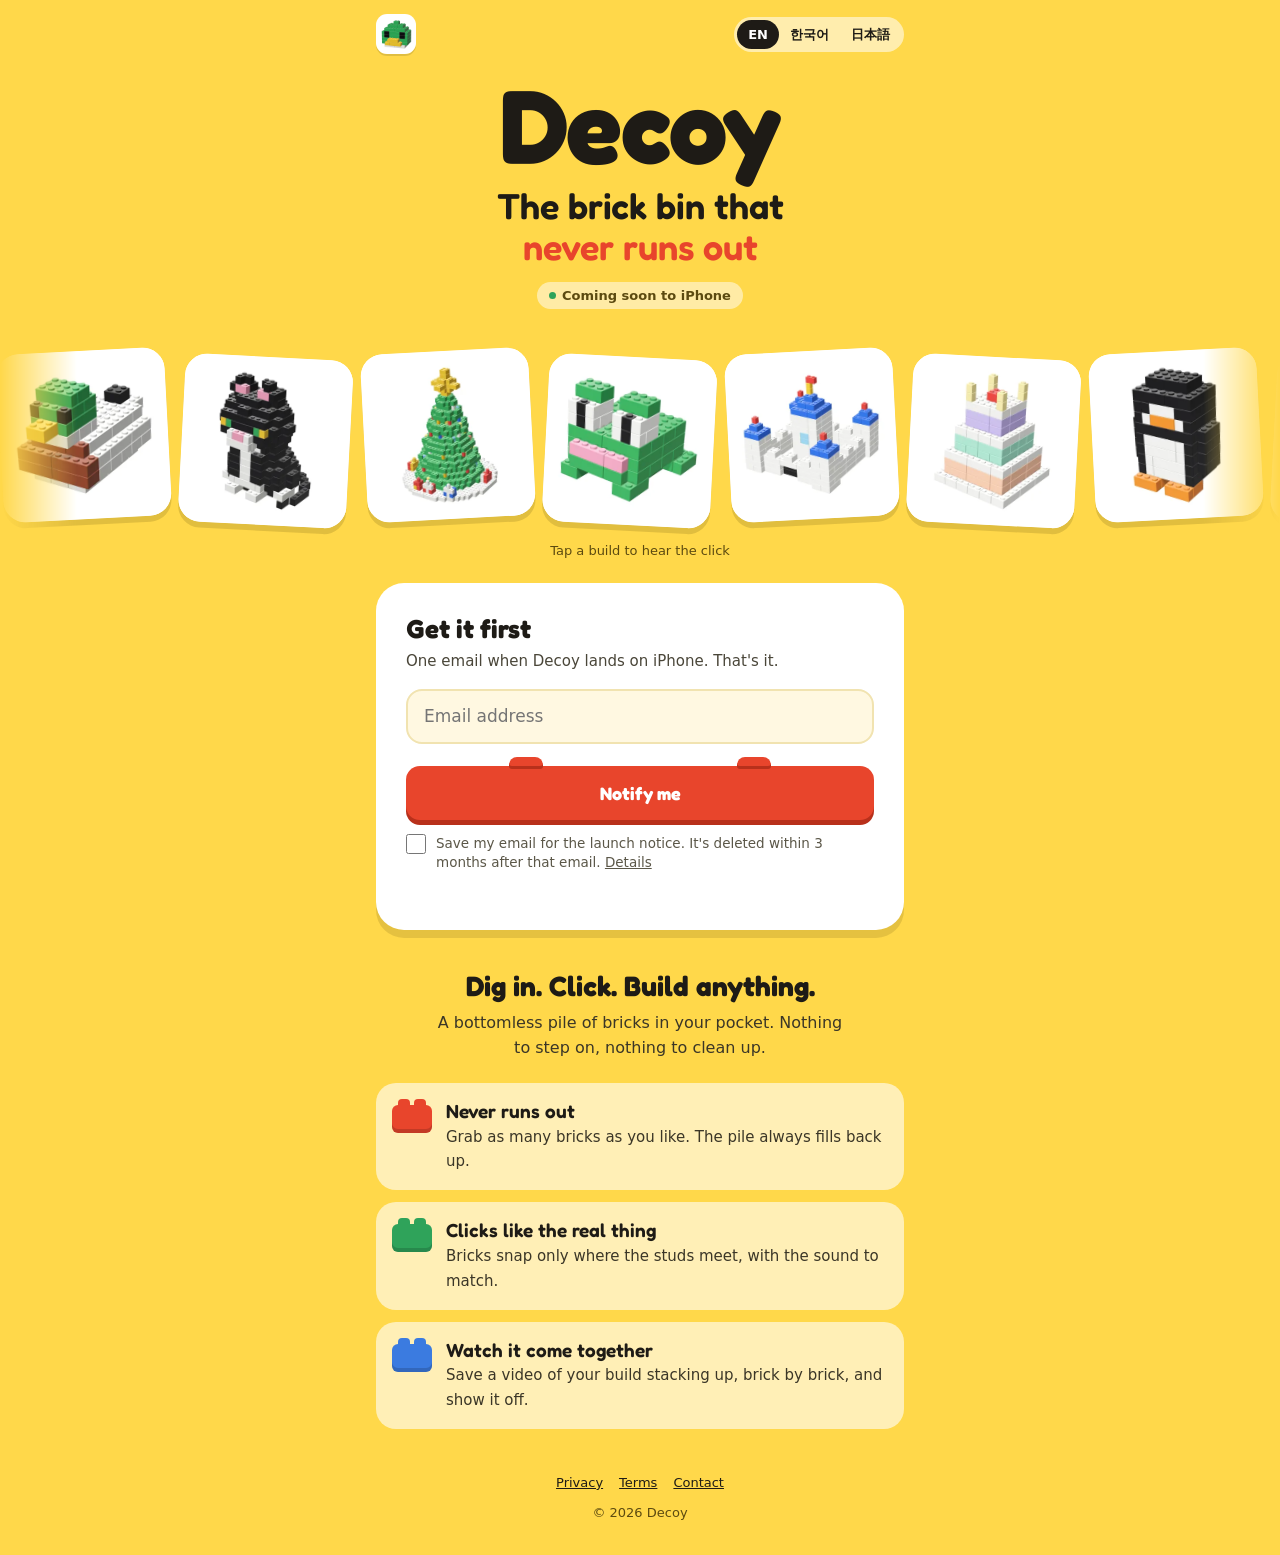
<file: index.html>
<!doctype html>
<html lang="en">
<head>
<meta charset="utf-8">
<meta name="viewport" content="width=device-width, initial-scale=1, viewport-fit=cover">
<meta name="color-scheme" content="light">
<meta name="theme-color" content="#FFD84A">
<title>Decoy · The brick bin that never runs out</title>
<meta name="description" content="A bottomless pile of bricks on your iPhone. Dig in, hear the click, build anything. Join the waitlist.">
<meta property="og:title" content="Decoy · The brick bin that never runs out">
<meta property="og:description" content="Dig in. Click. Build anything. Coming soon to iPhone.">
<meta property="og:image" content="https://dogoyster.github.io/decoy-web/img/og.png">
<meta property="og:url" content="https://dogoyster.github.io/decoy-web/">
<meta property="og:type" content="website">
<meta name="twitter:card" content="summary_large_image">
<link rel="icon" href="img/icon.png">
<link rel="apple-touch-icon" href="img/icon.png">
<link rel="preconnect" href="https://fonts.googleapis.com">
<link rel="preconnect" href="https://fonts.gstatic.com" crossorigin>
<link rel="stylesheet" href="https://fonts.googleapis.com/css2?family=Fredoka:wght@600;700&family=Jua&family=M+PLUS+Rounded+1c:wght@800&display=swap">
<style>
  :root {
    --sun: #FFD84A; --sun-deep: #F5C518; --ink: #1E1B16; --ink-2: #5C4A10;
    --paper: #FFFFFF; --brick: #E8452C; --brick-dark: #B8301B; --green: #2FA35A;
    --display: "Fredoka", ui-rounded, "Arial Rounded MT Bold", system-ui, sans-serif;
    --body: -apple-system, BlinkMacSystemFont, "Apple SD Gothic Neo", "Hiragino Sans", "Pretendard", system-ui, sans-serif;
    color-scheme: light;
  }
  :lang(ko) body { word-break: keep-all; overflow-wrap: anywhere; }
  :lang(ko) { --display: "Jua", "Fredoka", ui-rounded, "Apple SD Gothic Neo", sans-serif; }
  :lang(ja) { --display: "M PLUS Rounded 1c", "Fredoka", ui-rounded, "Hiragino Maru Gothic ProN", sans-serif; }
  * { box-sizing: border-box; }
  html { -webkit-text-size-adjust: 100%; }
  body { margin: 0; background: var(--sun); color: var(--ink); font: 16px/1.55 var(--body); -webkit-font-smoothing: antialiased; overflow-x: hidden; }
  .wrap { max-width: 560px; margin: 0 auto; padding: 0 max(16px, env(safe-area-inset-left)) 0 max(16px, env(safe-area-inset-right)); }

  /* 위 막대: 아이콘 + 언어 */
  .top { display: flex; align-items: center; justify-content: space-between; padding-top: max(14px, env(safe-area-inset-top)); }
  .top img { width: 40px; height: 40px; border-radius: 11px; box-shadow: 0 2px 0 rgba(0,0,0,.12); display: block; }
  .langs { display: flex; background: rgba(255,255,255,.55); border-radius: 999px; padding: 3px; }
  .langs button { font: 600 13px/1 var(--body); color: var(--ink); background: none; border: 0; padding: 8px 11px; border-radius: 999px; cursor: pointer; }
  .langs button[aria-pressed="true"] { background: var(--ink); color: #fff; }

  /* 이름과 부제 */
  .hero { text-align: center; padding: 22px 0 6px; }
  .name { font: 700 clamp(64px, 20vw, 104px)/.95 "Fredoka", ui-rounded, sans-serif; letter-spacing: -0.02em; margin: 0; }
  .sub { font: 400 clamp(25px, 7.4vw, 36px)/1.15 var(--display); margin: 10px auto 0; max-width: 13em; text-wrap: balance; }
  :lang(en) .sub { font-weight: 600; }
  .sub em { font-style: normal; color: var(--brick); }
  .soon { display: inline-flex; align-items: center; gap: 6px; margin-top: 14px; font: 600 13px/1 var(--body); color: var(--ink-2); background: rgba(255,255,255,.5); padding: 7px 12px; border-radius: 999px; }
  .soon::before { content: ""; width: 7px; height: 7px; border-radius: 50%; background: var(--green); }

  /* 끝없이 흘러가는 작품 줄 */
  .belt { margin: 22px 0 4px; overflow: hidden; padding: 14px 0 18px; -webkit-mask-image: linear-gradient(90deg, transparent, #000 6%, #000 94%, transparent); mask-image: linear-gradient(90deg, transparent, #000 6%, #000 94%, transparent); }
  .track { display: flex; gap: 14px; width: max-content; animation: roll 38s linear infinite; }
  .belt:hover .track { animation-play-state: paused; }
  .tile { flex: 0 0 auto; width: 136px; height: 136px; border: 0; padding: 0; border-radius: 22px; background: var(--paper); box-shadow: 0 6px 0 rgba(92,74,16,.18); cursor: pointer; -webkit-tap-highlight-color: transparent; }
  .tile img { width: 100%; height: 100%; border-radius: 22px; display: block; pointer-events: none; }
  .tile:nth-child(odd) { transform: rotate(-3deg); }
  .tile:nth-child(even) { transform: rotate(3deg) translateY(6px); }
  .tile.hop { animation: hop .38s cubic-bezier(.3,1.6,.5,1); }
  @keyframes roll { to { transform: translateX(-50%); } }
  @keyframes hop { 0% { translate: 0 0; } 40% { translate: 0 -16px; } 100% { translate: 0 0; } }
  .hint { text-align: center; font-size: 13px; color: var(--ink-2); margin: 0; }

  /* 신청 카드 */
  .card { background: var(--paper); border-radius: 28px; padding: 24px 20px 20px; margin: 22px 0 0; box-shadow: 0 8px 0 rgba(92,74,16,.16); }
  .card h2 { font: 400 26px/1.2 var(--display); margin: 0; }
  :lang(en) .card h2 { font-weight: 700; }
  .card .lead { margin: 6px 0 16px; color: #4a4639; font-size: 15px; }
  .field { display: block; width: 100%; font: 17px/1.2 var(--body); color: var(--ink); background: #FFF8E1; border: 2px solid #F1E3B0; border-radius: 16px; padding: 15px 16px; outline: none; -webkit-appearance: none; appearance: none; }
  .field:focus { border-color: var(--ink); background: #fff; }
  .go { position: relative; display: block; width: 100%; margin-top: 22px; font: 700 18px/1 var(--display); color: #fff; background: var(--brick); border: 0; border-radius: 14px; padding: 18px 16px; box-shadow: 0 5px 0 var(--brick-dark); cursor: pointer; -webkit-tap-highlight-color: transparent; transition: transform .08s, box-shadow .08s; }
  :lang(ko) .go, :lang(ja) .go { font-weight: 400; }
  :lang(ja) .go { font-weight: 800; }
  /* 버튼 위 돌기 둘: 블럭처럼 */
  .go::before, .go::after { content: ""; position: absolute; top: -9px; width: 34px; height: 12px; border-radius: 8px 8px 3px 3px; background: var(--brick); box-shadow: inset 0 -3px 0 var(--brick-dark); }
  .go::before { left: 22%; } .go::after { right: 22%; }
  .go:active { transform: translateY(4px); box-shadow: 0 1px 0 var(--brick-dark); }
  .go:disabled { opacity: .6; cursor: default; }
  .agree { display: flex; gap: 10px; align-items: flex-start; margin-top: 14px; font-size: 13.5px; line-height: 1.45; color: #5b5748; cursor: pointer; }
  .agree input { flex: 0 0 auto; width: 20px; height: 20px; margin: 0; accent-color: var(--ink); }
  .agree a { color: inherit; }
  .msg { min-height: 1.4em; margin: 12px 0 0; font-size: 15px; font-weight: 600; text-align: center; }
  .msg.ok { color: var(--green); } .msg.bad { color: var(--brick-dark); }
  .hp { position: absolute; left: -9999px; width: 1px; height: 1px; opacity: 0; }
  .sr { position: absolute; width: 1px; height: 1px; overflow: hidden; clip: rect(0 0 0 0); white-space: nowrap; }

  /* 무엇을 하는 앱인지 */
  .pitch { text-align: center; margin: 40px 0 8px; }
  .pitch h3 { font: 400 28px/1.2 var(--display); margin: 0; text-wrap: balance; }
  :lang(en) .pitch h3 { font-weight: 700; }
  .pitch p { margin: 8px auto 0; max-width: 26em; color: #3b3627; }
  .feats { list-style: none; padding: 0; margin: 22px 0 0; display: grid; gap: 12px; text-align: left; }
  .feats li { display: flex; gap: 14px; align-items: flex-start; background: rgba(255,255,255,.6); border-radius: 20px; padding: 16px; }
  .feats b { display: block; font: 400 19px/1.25 var(--display); margin-bottom: 2px; }
  :lang(en) .feats b { font-weight: 600; }
  .feats span { font-size: 15px; color: #3b3627; }
  .chip { flex: 0 0 auto; width: 40px; height: 28px; margin-top: 6px; border-radius: 6px; position: relative; box-shadow: inset 0 -4px 0 rgba(0,0,0,.16); }
  .chip::before, .chip::after { content: ""; position: absolute; top: -6px; width: 12px; height: 7px; border-radius: 4px 4px 1px 1px; background: inherit; }
  .chip::before { left: 6px; } .chip::after { right: 6px; }
  .c1 { background: var(--brick); } .c2 { background: var(--green); } .c3 { background: #3B7BE0; }

  footer { text-align: center; padding: 36px 0 max(32px, env(safe-area-inset-bottom)); font-size: 13px; color: var(--ink-2); }
  footer nav { display: flex; justify-content: center; gap: 16px; flex-wrap: wrap; margin-bottom: 10px; }
  footer a { color: var(--ink); }

  @media (min-width: 720px) {
    .tile { width: 168px; height: 168px; }
    .card { padding: 30px 30px 24px; }
  }
  @media (prefers-reduced-motion: reduce) {
    .track { animation: none; }
    .belt { overflow-x: auto; }
    .tile.hop { animation: none; }
  }
</style>
</head>
<body>
<div class="wrap">
  <div class="top">
    <img src="img/icon.png" alt="">
    <div class="langs" role="group" aria-label="Language">
      <button type="button" data-lang="en" aria-pressed="true">EN</button>
      <button type="button" data-lang="ko" aria-pressed="false">한국어</button>
      <button type="button" data-lang="ja" aria-pressed="false">日本語</button>
    </div>
  </div>

  <header class="hero">
    <h1 class="name">Decoy</h1>
    <p class="sub" data-t="sub" data-html>The brick bin that <em>never runs out</em></p>
    <span class="soon" data-t="soon">Coming soon to iPhone</span>
  </header>
</div>

<div class="belt" id="belt" aria-hidden="true"><div class="track" id="track"></div></div>
<p class="hint" data-t="hint">Tap a build to hear the click</p>

<div class="wrap">
  <form class="card" id="wait" novalidate>
    <h2 data-t="formTitle">Get it first</h2>
    <p class="lead" data-t="formLead">One email when Decoy lands on iPhone. That's it.</p>
    <label for="w-email" class="sr" data-t="emailLabel">Email</label>
    <input class="field" id="w-email" type="email" name="email" autocomplete="email" inputmode="email" required maxlength="254" placeholder="Email address" data-ph="placeholder">
    <!-- 사람은 보지 못하는 칸: 채워져 있으면 자동 입력으로 보고 저장하지 않는다 -->
    <input class="hp" type="text" name="website" tabindex="-1" autocomplete="off" aria-hidden="true">
    <button class="go" type="submit" id="w-btn" data-t="button">Notify me</button>
    <label class="agree"><input type="checkbox" id="w-agree" required> <span><span data-t="consent">Save my email for the launch notice. It's deleted within 3 months after that email.</span> <a href="privacy.html#waitlist-en" id="w-more" data-t="details">Details</a></span></label>
    <p class="msg" id="w-msg" role="status" aria-live="polite"></p>
  </form>

  <section class="pitch">
    <h3 data-t="tagline">Dig in. Click. Build anything.</h3>
    <p data-t="body">A bottomless pile of bricks in your pocket. Nothing to step on, nothing to clean up.</p>
    <ul class="feats">
      <li><i class="chip c1"></i><div><b data-t="f1">Never runs out</b><span data-t="f1d">Grab as many bricks as you like. The pile always fills back up.</span></div></li>
      <li><i class="chip c2"></i><div><b data-t="f2">Clicks like the real thing</b><span data-t="f2d">Bricks snap only where the studs meet, with the sound to match.</span></div></li>
      <li><i class="chip c3"></i><div><b data-t="f3">Watch it come together</b><span data-t="f3d">Save a video of your build stacking up, brick by brick, and show it off.</span></div></li>
    </ul>
  </section>

  <footer>
    <nav>
      <a href="privacy.html" data-t="privacy">Privacy</a>
      <a href="terms.html" data-t="terms">Terms</a>
      <a href="https://github.com/dogoyster/decoy-web/issues" data-t="contact">Contact</a>
    </nav>
    © 2026 Decoy
  </footer>
</div>

<script>
(function () {
  var T = {
    en: {
      sub: 'The brick bin that <em>never runs out</em>',
      soon: "Coming soon to iPhone",
      hint: "Tap a build to hear the click",
      formTitle: "Get it first",
      formLead: "One email when Decoy lands on iPhone. That's it.",
      emailLabel: "Email", placeholder: "Email address",
      button: "Notify me",
      consent: "Save my email for the launch notice. It's deleted within 3 months after that email.",
      details: "Details",
      tagline: "Dig in. Click. Build anything.",
      body: "A bottomless pile of bricks in your pocket. Nothing to step on, nothing to clean up.",
      f1: "Never runs out", f1d: "Grab as many bricks as you like. The pile always fills back up.",
      f2: "Clicks like the real thing", f2d: "Bricks snap only where the studs meet, with the sound to match.",
      f3: "Watch it come together", f3d: "Save a video of your build stacking up, brick by brick, and show it off.",
      privacy: "Privacy", terms: "Terms", contact: "Contact",
      invalid: "Please check your email address.",
      agree: "Please tick the box to agree.",
      sending: "Sending…",
      done: "You're in. We'll tell you the moment it's out.",
      fail: "That didn't go through. Try again in a moment.",
      title: "Decoy · The brick bin that never runs out",
      privacyHash: "#waitlist-en"
    },
    ko: {
      sub: '<em>끝없이 나오는</em> 블럭 상자',
      soon: "iPhone 출시 예정",
      hint: "작품을 누르면 딸깍 소리가 나요",
      formTitle: "가장 먼저 받아 보세요",
      formLead: "iPhone에 나오는 날, 메일 한 통만 보내요.",
      emailLabel: "이메일", placeholder: "이메일 주소",
      button: "출시 알림 받기",
      consent: "출시 알림을 위해 이메일을 저장하는 데 동의해요. 알림을 보낸 뒤 3개월 안에 지워요.",
      details: "자세히",
      tagline: "헤집고, 딸깍, 뭐든 쌓아요",
      body: "주머니 속 바닥 없는 블럭 더미. 밟을 일도, 치울 일도 없어요.",
      f1: "끝없이 꺼내 써요", f1d: "블럭을 얼마든지 꺼내도 더미가 다시 차올라요.",
      f2: "진짜처럼 딸깍", f2d: "돌기가 맞는 자리에만 붙어요. 소리까지 그대로.",
      f3: "쌓이는 장면을 영상으로", f3d: "블럭이 하나씩 쌓이는 영상으로 저장해서 자랑해요.",
      privacy: "개인정보처리방침", terms: "이용약관", contact: "문의",
      invalid: "이메일 주소를 확인해 주세요.",
      agree: "동의에 체크해 주세요.",
      sending: "보내는 중…",
      done: "신청됐어요. 나오는 날 바로 알려 드릴게요.",
      fail: "지금은 신청되지 않았어요. 잠시 후 다시 해 주세요.",
      title: "Decoy · 끝없이 나오는 블럭 상자",
      privacyHash: "#waitlist"
    },
    ja: {
      sub: '<em>底なしの</em>ブロック箱',
      soon: "iPhone版 近日公開",
      hint: "作品をタップすると、カチッと鳴ります",
      formTitle: "いち早く遊ぼう",
      formLead: "iPhone版が出たら、メールを一通だけお送りします。",
      emailLabel: "メール", placeholder: "メールアドレス",
      button: "リリース通知を受け取る",
      consent: "リリース通知のためにメールアドレスを保存することに同意します。通知後3か月以内に削除します。",
      details: "詳細",
      tagline: "かき混ぜて、カチッ、なんでも作ろう",
      body: "ポケットの中の、底なしのブロックの山。踏んで痛いことも、片付けもなし。",
      f1: "いくらでも取り出せる", f1d: "どれだけ使っても、山はまたいっぱいに。",
      f2: "本物みたいにカチッ", f2d: "ポッチが合う場所にだけはまります。音もそのまま。",
      f3: "できあがる様子を動画に", f3d: "ひとつずつ積み上がる動画を保存して、シェアしよう。",
      privacy: "プライバシー", terms: "利用規約", contact: "お問い合わせ",
      invalid: "メールアドレスをご確認ください。",
      agree: "同意にチェックしてください。",
      sending: "送信中…",
      done: "登録しました。リリースしたらすぐにお知らせします。",
      fail: "うまく送れませんでした。少し時間をおいて、もう一度お試しください。",
      title: "Decoy · 底なしのブロック箱",
      privacyHash: "#waitlist-en"
    }
  };

  // 언어: 주소의 ?lang= → 전에 고른 것 → 영어
  var q = new URLSearchParams(location.search);
  var store = { get: function () { try { return localStorage.getItem("decoy.lang"); } catch (e) { return null; } },
                set: function (v) { try { localStorage.setItem("decoy.lang", v); } catch (e) {} } };
  var lang = [q.get("lang"), store.get(), "en"].filter(function (l) { return l && T[l]; })[0];
  var t = T[lang];

  function apply(l) {
    lang = l; t = T[l];
    document.documentElement.lang = l;
    document.title = t.title;
    document.querySelectorAll("[data-t]").forEach(function (el) {
      var k = el.getAttribute("data-t");
      if (el.hasAttribute("data-html")) el.innerHTML = t[k]; else el.textContent = t[k];
    });
    document.querySelectorAll("[data-ph]").forEach(function (el) { el.placeholder = t[el.getAttribute("data-ph")]; });
    document.getElementById("w-more").href = "privacy.html" + t.privacyHash;
    document.querySelectorAll(".langs button").forEach(function (b) { b.setAttribute("aria-pressed", String(b.dataset.lang === l)); });
    document.getElementById("w-msg").textContent = "";
  }
  document.querySelectorAll(".langs button").forEach(function (b) {
    b.addEventListener("click", function () { apply(b.dataset.lang); store.set(b.dataset.lang); });
  });
  apply(lang);

  // 작품 줄: 두 번 이어 붙여 끝없이 흐르게
  var builds = ["duck", "tuxedo", "tree", "frog", "castle", "cake", "penguin", "chick"];
  var track = document.getElementById("track");
  builds.concat(builds).forEach(function (n) {
    var b = document.createElement("button");
    b.type = "button"; b.className = "tile"; b.tabIndex = -1;
    b.innerHTML = '<img src="img/' + n + '.webp" alt="" width="168" height="168" decoding="async">';
    track.appendChild(b);
  });

  // 누르면 통 튀고 딸깍
  var snaps = [0, 1, 2, 3].map(function (i) { var a = new Audio("sfx/snap_" + i + ".wav"); a.preload = "auto"; return a; });
  track.addEventListener("click", function (ev) {
    var tile = ev.target.closest(".tile"); if (!tile) return;
    tile.classList.remove("hop"); void tile.offsetWidth; tile.classList.add("hop");
    var a = snaps[Math.floor(Math.random() * snaps.length)].cloneNode();
    a.volume = 0.9; a.play().catch(function () {});
  });

  // 대기 명단 신청. 공개용 키라 페이지에 있어도 된다(서버는 join_waitlist 함수로 넣기만 허용).
  var API = "https://dkoeulbfpwtxlfhounvq.supabase.co/rest/v1/rpc/join_waitlist";
  var KEY = "sb_publishable_Qyt-b42bhEJ3N9RSfNocdA_tkohPm7J";
  // 어느 게시물에서 왔는지: 링크에 ?from=reel01 처럼 붙인다
  var source = (q.get("from") || q.get("utm_source") || "").replace(/[^\w.-]/g, "").slice(0, 64);
  var form = document.getElementById("wait"), email = document.getElementById("w-email"),
      agree = document.getElementById("w-agree"), btn = document.getElementById("w-btn"),
      msg = document.getElementById("w-msg");
  function say(s, kind) { msg.textContent = s; msg.className = "msg" + (kind ? " " + kind : ""); }

  form.addEventListener("submit", function (ev) {
    ev.preventDefault();
    var v = email.value.trim();
    if (!/^[^@\s]+@[^@\s]+\.[^@\s]+$/.test(v) || v.length > 254) { say(t.invalid, "bad"); email.focus(); return; }
    if (!agree.checked) { say(t.agree, "bad"); return; }
    if (form.website.value) { form.reset(); say(t.done, "ok"); return; }
    btn.disabled = true; say(t.sending);
    fetch(API, {
      method: "POST",
      headers: { "apikey": KEY, "Content-Type": "application/json" },
      body: JSON.stringify({ p_email: v, p_lang: lang, p_source: source })
    }).then(function (r) {
      if (r.ok) { form.reset(); say(t.done, "ok"); }
      else if (r.status === 400) { say(t.invalid, "bad"); }
      else { say(t.fail, "bad"); }
    }).catch(function () { say(t.fail, "bad"); })
      .then(function () { btn.disabled = false; });
  });
})();
</script>
</body>
</html>
</file>
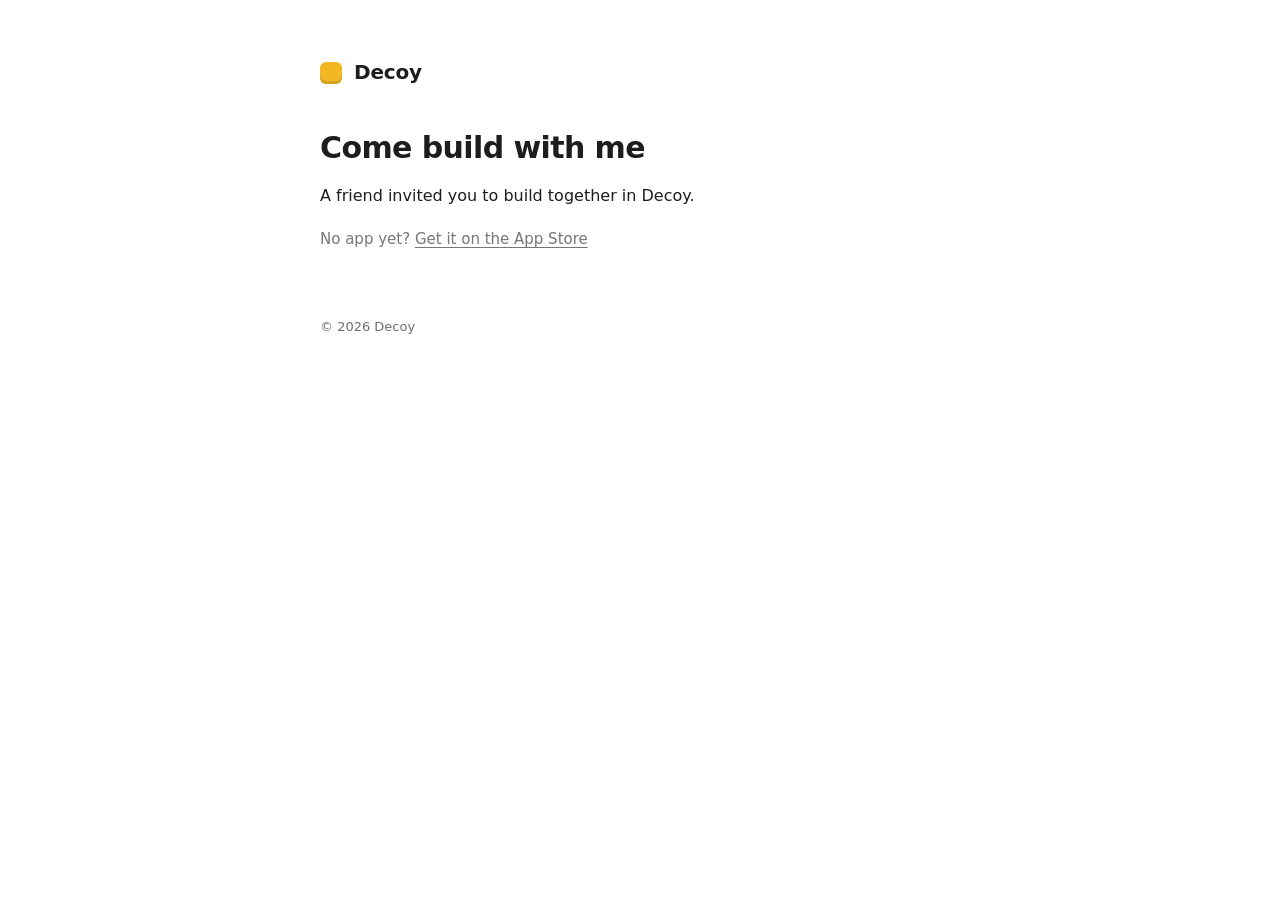
<file: join.html>
<!doctype html>
<html lang="ko">
<head>
<meta charset="utf-8">
<meta name="viewport" content="width=device-width, initial-scale=1, viewport-fit=cover">
<title>Decoy · 같이 만들기</title>
<meta property="og:title" content="Decoy">
<meta property="og:description" content="같이 블럭 쌓아요 · Come build with me">
<link rel="stylesheet" href="style.css">
<style>
  .open { display: inline-block; margin-top: 8px; padding: 14px 26px; border-radius: 999px;
          background: #1c1c1e; color: #fff; text-decoration: none; font-weight: 700; }
  .sub { margin-top: 18px; font-size: 15px; opacity: .6; }
  .sub a { color: inherit; }
</style>
</head>
<body>
<main>
  <header><span class="dot" aria-hidden="true"></span><a href="./">Decoy</a></header>
  <h1 id="title">같이 블럭 쌓아요</h1>
  <p id="desc">친구가 Decoy에서 함께 만들자고 초대했어요.</p>
  <a class="open" id="open" href="#">Decoy에서 열기</a>
  <p class="sub" id="store">앱이 없다면 <a href="https://apps.apple.com/app/id6838769878">App Store에서 받기</a></p>
  <footer>© 2026 Decoy</footer>
</main>
<script>
  // 방 코드는 앱이 만드는 6글자만 받는다
  var room = new URLSearchParams(location.search).get("room") || "";
  var ok = /^[A-HJ-NP-Z2-9]{6}$/.test(room);
  var en = !/^ko/i.test(navigator.language || "");
  if (en) {
    document.documentElement.lang = "en";
    document.getElementById("title").textContent = "Come build with me";
    document.getElementById("desc").textContent = "A friend invited you to build together in Decoy.";
    document.getElementById("open").textContent = "Open in Decoy";
    document.getElementById("store").innerHTML = 'No app yet? <a href="https://apps.apple.com/app/id6838769878">Get it on the App Store</a>';
  }
  var link = document.getElementById("open");
  if (ok) {
    var url = "decoy://join?room=" + room;
    link.href = url;
    location.href = url;
  } else {
    link.style.display = "none";
  }
</script>
</body>
</html>
</file>
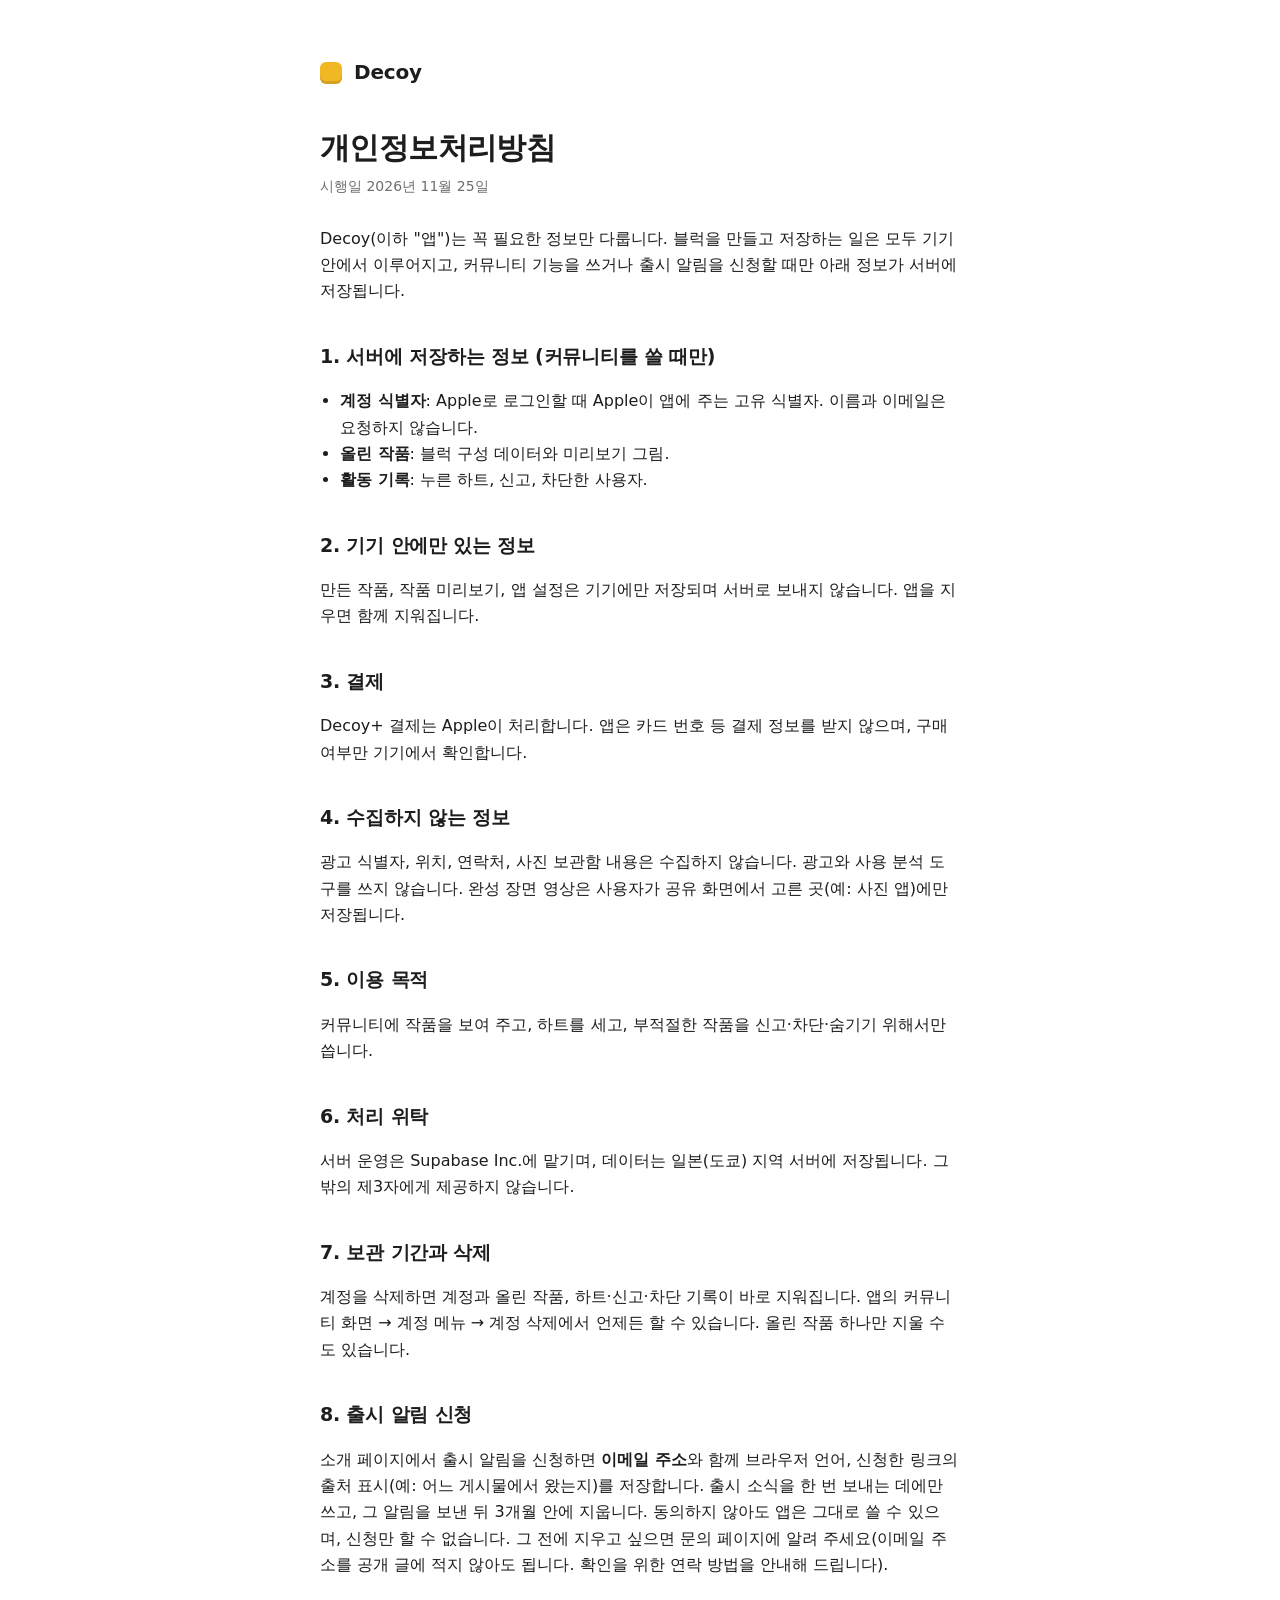
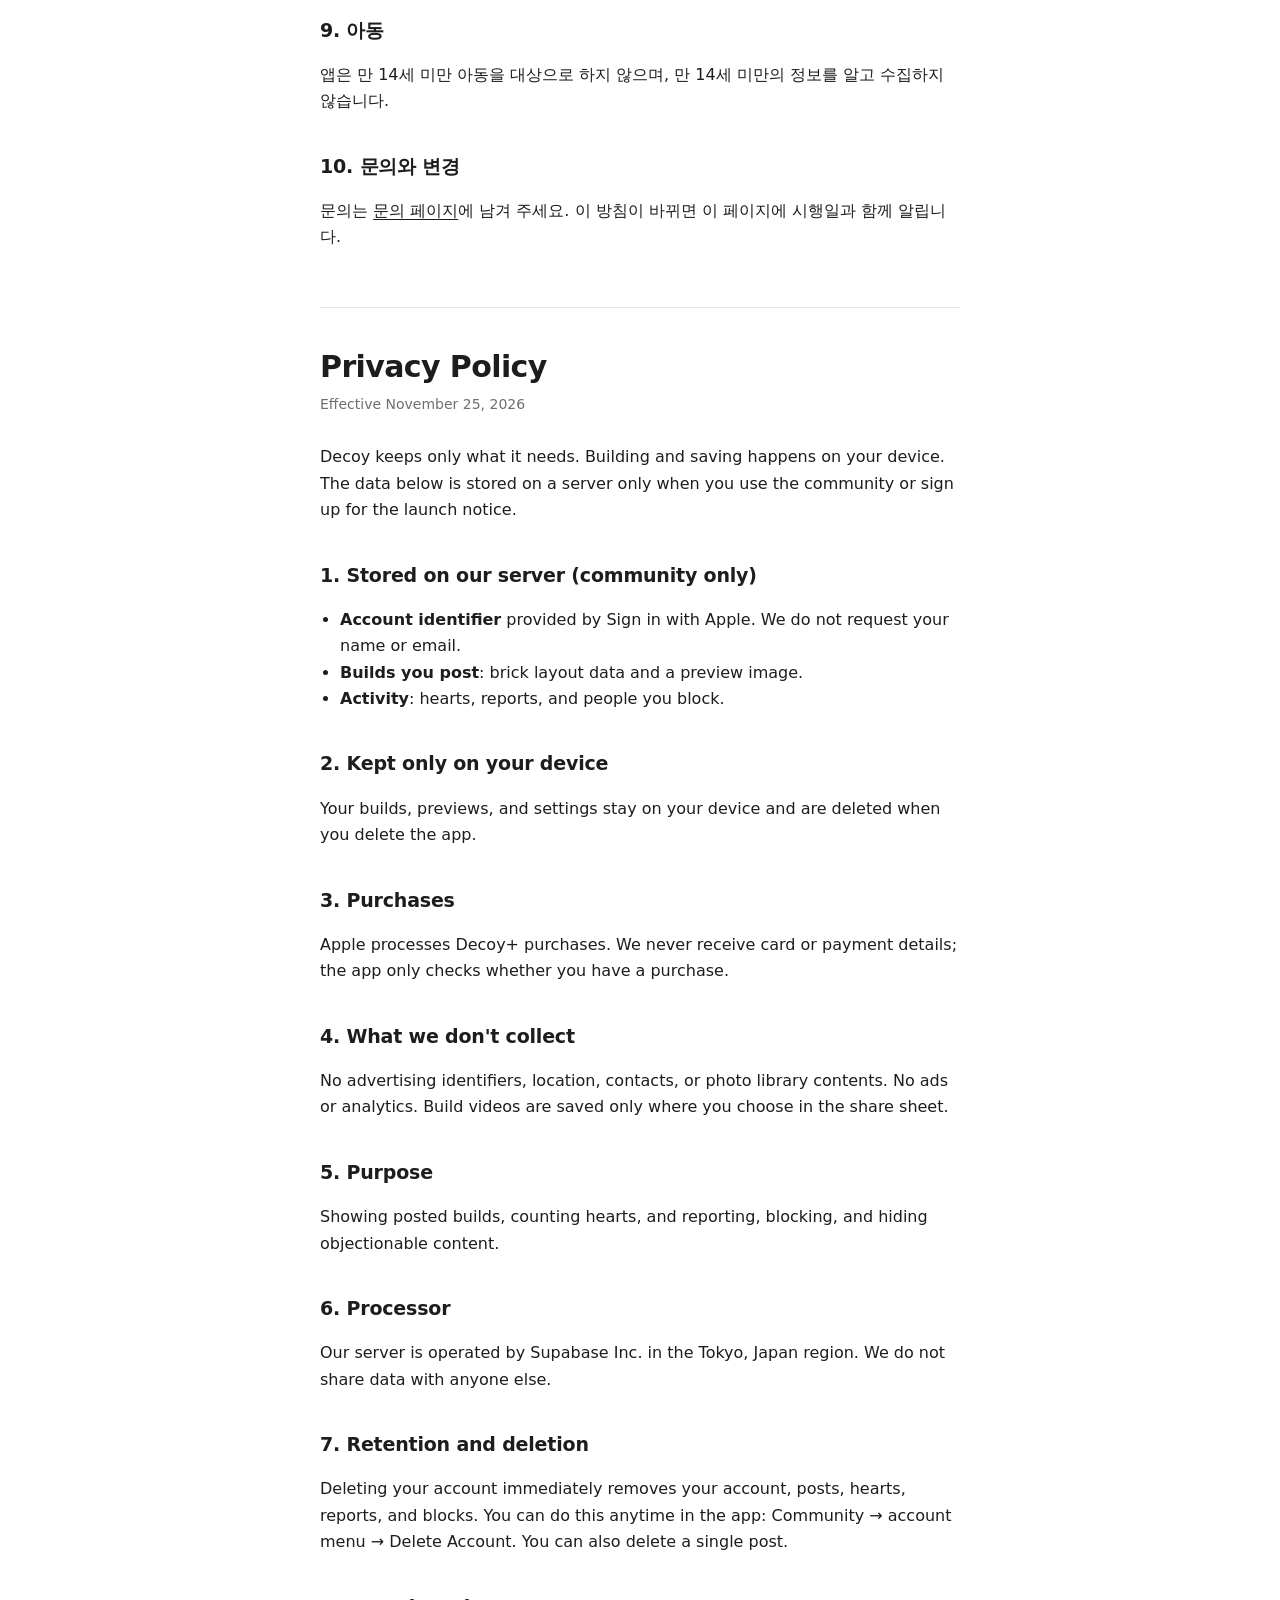
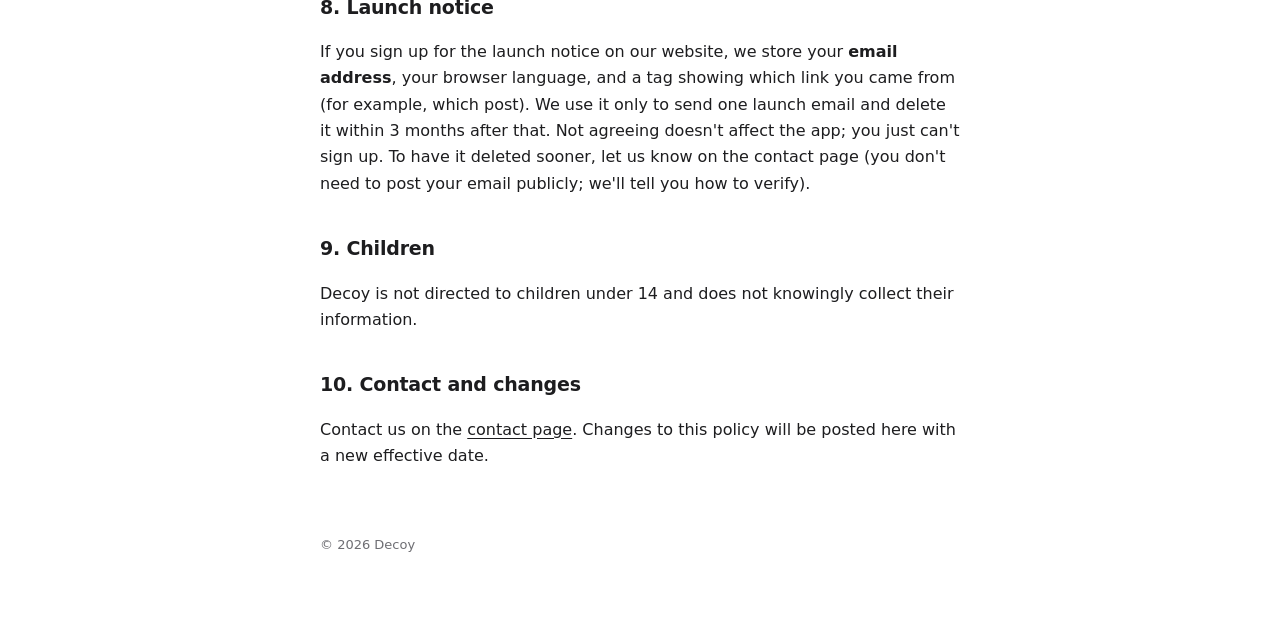
<file: privacy.html>
<!doctype html>
<html lang="ko">
<head>
<meta charset="utf-8">
<meta name="viewport" content="width=device-width, initial-scale=1, viewport-fit=cover">
<title>Decoy 개인정보처리방침</title>
<link rel="stylesheet" href="style.css">
</head>
<body>
<main>
  <header><span class="dot" aria-hidden="true"></span><a href="./">Decoy</a></header>
  <h1>개인정보처리방침</h1>
  <p class="meta">시행일 2026년 11월 25일</p>

  <p>Decoy(이하 "앱")는 꼭 필요한 정보만 다룹니다. 블럭을 만들고 저장하는 일은 모두 기기 안에서 이루어지고, 커뮤니티 기능을 쓰거나 출시 알림을 신청할 때만 아래 정보가 서버에 저장됩니다.</p>

  <h2>1. 서버에 저장하는 정보 (커뮤니티를 쓸 때만)</h2>
  <ul>
    <li><b>계정 식별자</b>: Apple로 로그인할 때 Apple이 앱에 주는 고유 식별자. 이름과 이메일은 요청하지 않습니다.</li>
    <li><b>올린 작품</b>: 블럭 구성 데이터와 미리보기 그림.</li>
    <li><b>활동 기록</b>: 누른 하트, 신고, 차단한 사용자.</li>
  </ul>

  <h2>2. 기기 안에만 있는 정보</h2>
  <p>만든 작품, 작품 미리보기, 앱 설정은 기기에만 저장되며 서버로 보내지 않습니다. 앱을 지우면 함께 지워집니다.</p>

  <h2>3. 결제</h2>
  <p>Decoy+ 결제는 Apple이 처리합니다. 앱은 카드 번호 등 결제 정보를 받지 않으며, 구매 여부만 기기에서 확인합니다.</p>

  <h2>4. 수집하지 않는 정보</h2>
  <p>광고 식별자, 위치, 연락처, 사진 보관함 내용은 수집하지 않습니다. 광고와 사용 분석 도구를 쓰지 않습니다. 완성 장면 영상은 사용자가 공유 화면에서 고른 곳(예: 사진 앱)에만 저장됩니다.</p>

  <h2>5. 이용 목적</h2>
  <p>커뮤니티에 작품을 보여 주고, 하트를 세고, 부적절한 작품을 신고·차단·숨기기 위해서만 씁니다.</p>

  <h2>6. 처리 위탁</h2>
  <p>서버 운영은 Supabase Inc.에 맡기며, 데이터는 일본(도쿄) 지역 서버에 저장됩니다. 그 밖의 제3자에게 제공하지 않습니다.</p>

  <h2>7. 보관 기간과 삭제</h2>
  <p>계정을 삭제하면 계정과 올린 작품, 하트·신고·차단 기록이 바로 지워집니다. 앱의 커뮤니티 화면 → 계정 메뉴 → 계정 삭제에서 언제든 할 수 있습니다. 올린 작품 하나만 지울 수도 있습니다.</p>

  <h2 id="waitlist">8. 출시 알림 신청</h2>
  <p>소개 페이지에서 출시 알림을 신청하면 <b>이메일 주소</b>와 함께 브라우저 언어, 신청한 링크의 출처 표시(예: 어느 게시물에서 왔는지)를 저장합니다. 출시 소식을 한 번 보내는 데에만 쓰고, 그 알림을 보낸 뒤 3개월 안에 지웁니다. 동의하지 않아도 앱은 그대로 쓸 수 있으며, 신청만 할 수 없습니다. 그 전에 지우고 싶으면 문의 페이지에 알려 주세요(이메일 주소를 공개 글에 적지 않아도 됩니다. 확인을 위한 연락 방법을 안내해 드립니다).</p>

  <h2>9. 아동</h2>
  <p>앱은 만 14세 미만 아동을 대상으로 하지 않으며, 만 14세 미만의 정보를 알고 수집하지 않습니다.</p>

  <h2>10. 문의와 변경</h2>
  <p>문의는 <a href="https://github.com/dogoyster/decoy-web/issues">문의 페이지</a>에 남겨 주세요. 이 방침이 바뀌면 이 페이지에 시행일과 함께 알립니다.</p>

  <div class="lang" lang="en">
    <h1>Privacy Policy</h1>
    <p class="meta">Effective November 25, 2026</p>
    <p>Decoy keeps only what it needs. Building and saving happens on your device. The data below is stored on a server only when you use the community or sign up for the launch notice.</p>
    <h2>1. Stored on our server (community only)</h2>
    <ul>
      <li><b>Account identifier</b> provided by Sign in with Apple. We do not request your name or email.</li>
      <li><b>Builds you post</b>: brick layout data and a preview image.</li>
      <li><b>Activity</b>: hearts, reports, and people you block.</li>
    </ul>
    <h2>2. Kept only on your device</h2>
    <p>Your builds, previews, and settings stay on your device and are deleted when you delete the app.</p>
    <h2>3. Purchases</h2>
    <p>Apple processes Decoy+ purchases. We never receive card or payment details; the app only checks whether you have a purchase.</p>
    <h2>4. What we don't collect</h2>
    <p>No advertising identifiers, location, contacts, or photo library contents. No ads or analytics. Build videos are saved only where you choose in the share sheet.</p>
    <h2>5. Purpose</h2>
    <p>Showing posted builds, counting hearts, and reporting, blocking, and hiding objectionable content.</p>
    <h2>6. Processor</h2>
    <p>Our server is operated by Supabase Inc. in the Tokyo, Japan region. We do not share data with anyone else.</p>
    <h2>7. Retention and deletion</h2>
    <p>Deleting your account immediately removes your account, posts, hearts, reports, and blocks. You can do this anytime in the app: Community → account menu → Delete Account. You can also delete a single post.</p>
    <h2 id="waitlist-en">8. Launch notice</h2>
    <p>If you sign up for the launch notice on our website, we store your <b>email address</b>, your browser language, and a tag showing which link you came from (for example, which post). We use it only to send one launch email and delete it within 3 months after that. Not agreeing doesn't affect the app; you just can't sign up. To have it deleted sooner, let us know on the contact page (you don't need to post your email publicly; we'll tell you how to verify).</p>
    <h2>9. Children</h2>
    <p>Decoy is not directed to children under 14 and does not knowingly collect their information.</p>
    <h2>10. Contact and changes</h2>
    <p>Contact us on the <a href="https://github.com/dogoyster/decoy-web/issues">contact page</a>. Changes to this policy will be posted here with a new effective date.</p>
  </div>
  <footer>© 2026 Decoy</footer>
</main>
</body>
</html>
</file>
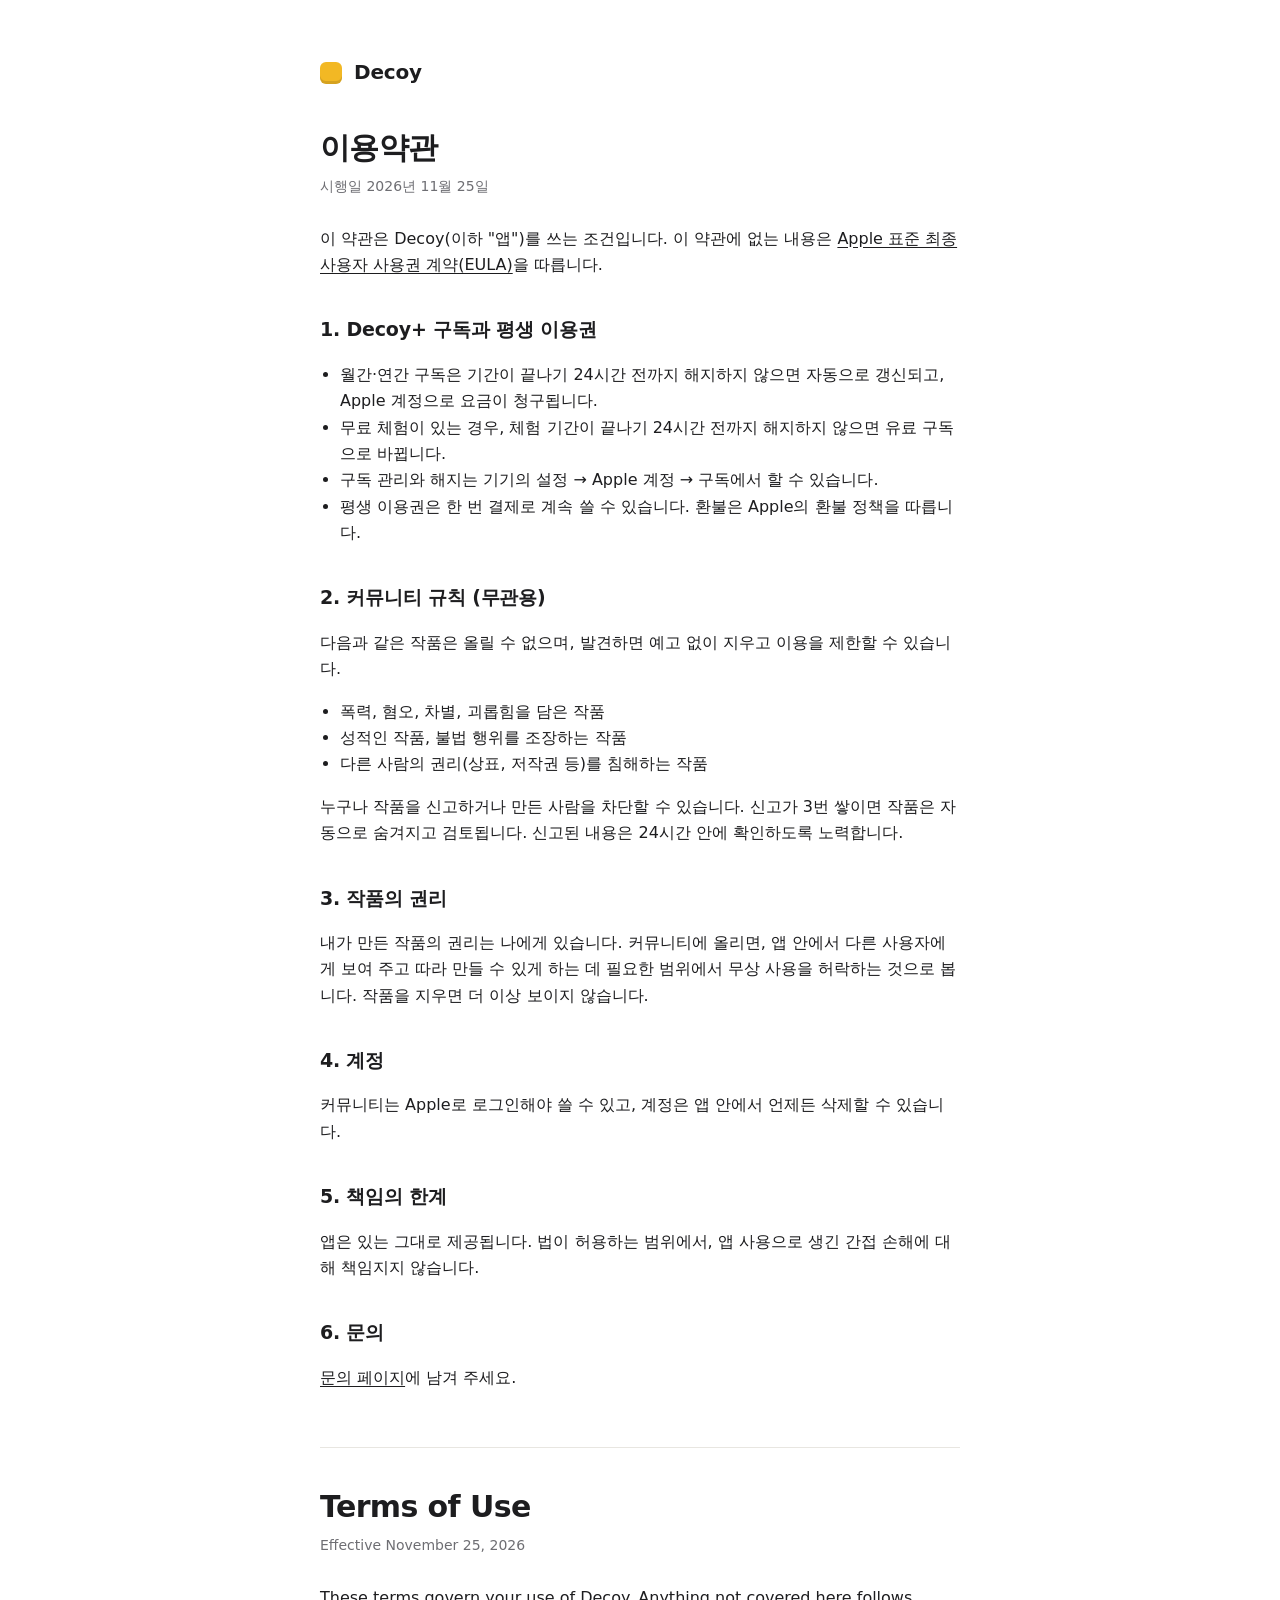
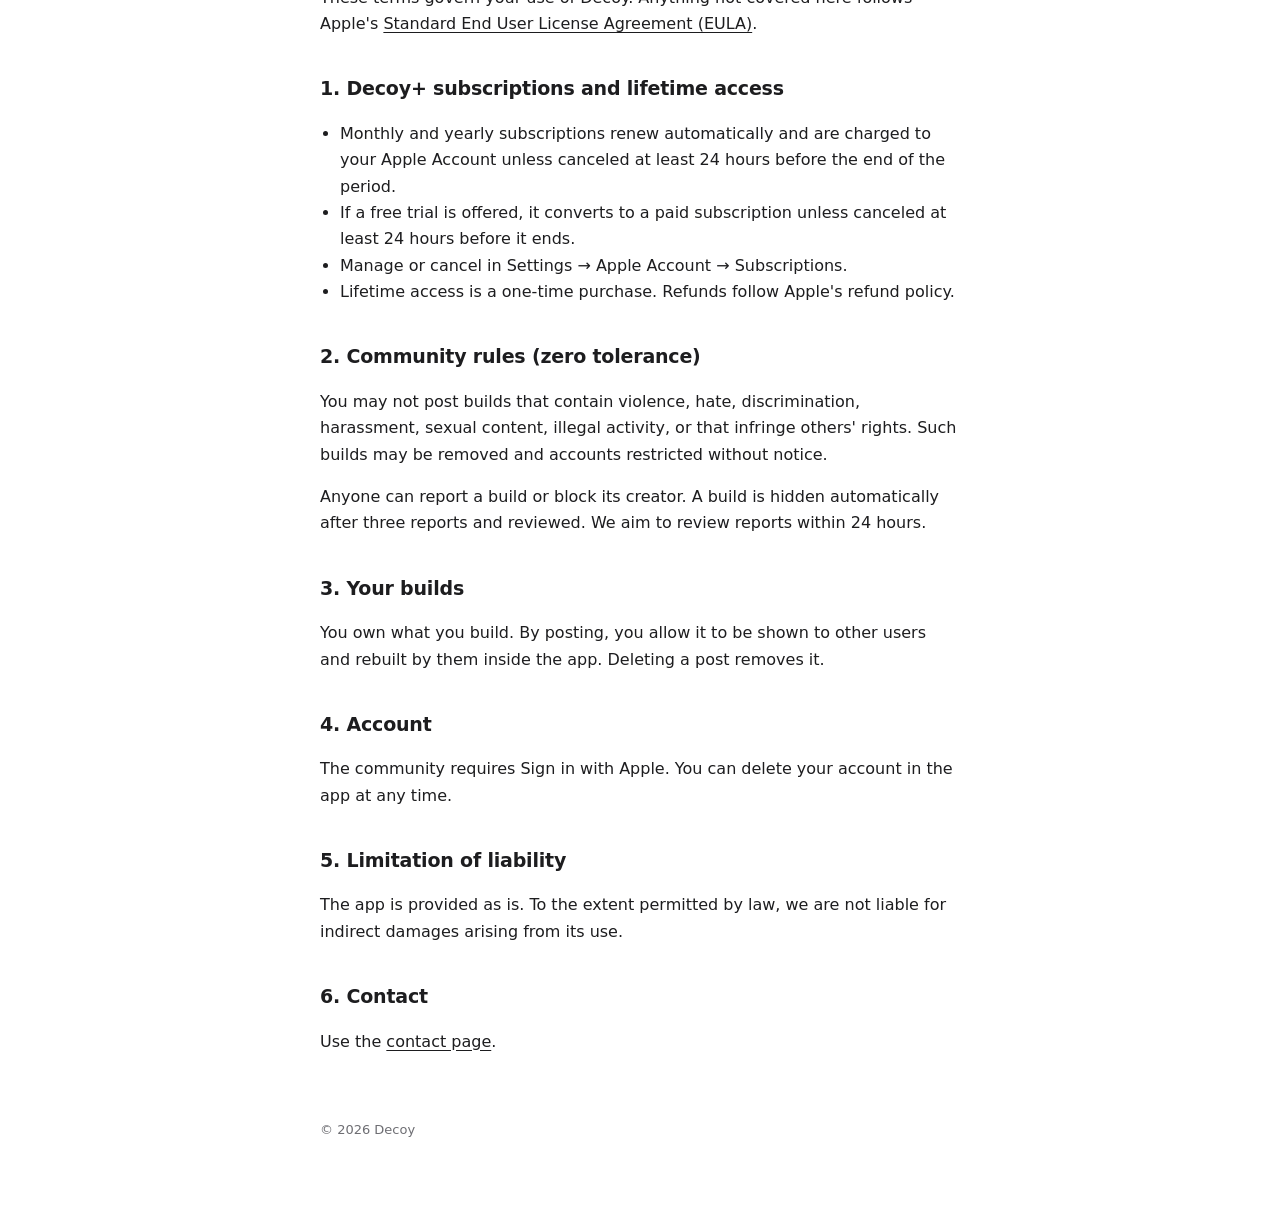
<file: terms.html>
<!doctype html>
<html lang="ko">
<head>
<meta charset="utf-8">
<meta name="viewport" content="width=device-width, initial-scale=1, viewport-fit=cover">
<title>Decoy 이용약관</title>
<link rel="stylesheet" href="style.css">
</head>
<body>
<main>
  <header><span class="dot" aria-hidden="true"></span><a href="./">Decoy</a></header>
  <h1>이용약관</h1>
  <p class="meta">시행일 2026년 11월 25일</p>

  <p>이 약관은 Decoy(이하 "앱")를 쓰는 조건입니다. 이 약관에 없는 내용은 <a href="https://www.apple.com/legal/internet-services/itunes/dev/stdeula/">Apple 표준 최종 사용자 사용권 계약(EULA)</a>을 따릅니다.</p>

  <h2>1. Decoy+ 구독과 평생 이용권</h2>
  <ul>
    <li>월간·연간 구독은 기간이 끝나기 24시간 전까지 해지하지 않으면 자동으로 갱신되고, Apple 계정으로 요금이 청구됩니다.</li>
    <li>무료 체험이 있는 경우, 체험 기간이 끝나기 24시간 전까지 해지하지 않으면 유료 구독으로 바뀝니다.</li>
    <li>구독 관리와 해지는 기기의 설정 → Apple 계정 → 구독에서 할 수 있습니다.</li>
    <li>평생 이용권은 한 번 결제로 계속 쓸 수 있습니다. 환불은 Apple의 환불 정책을 따릅니다.</li>
  </ul>

  <h2>2. 커뮤니티 규칙 (무관용)</h2>
  <p>다음과 같은 작품은 올릴 수 없으며, 발견하면 예고 없이 지우고 이용을 제한할 수 있습니다.</p>
  <ul>
    <li>폭력, 혐오, 차별, 괴롭힘을 담은 작품</li>
    <li>성적인 작품, 불법 행위를 조장하는 작품</li>
    <li>다른 사람의 권리(상표, 저작권 등)를 침해하는 작품</li>
  </ul>
  <p>누구나 작품을 신고하거나 만든 사람을 차단할 수 있습니다. 신고가 3번 쌓이면 작품은 자동으로 숨겨지고 검토됩니다. 신고된 내용은 24시간 안에 확인하도록 노력합니다.</p>

  <h2>3. 작품의 권리</h2>
  <p>내가 만든 작품의 권리는 나에게 있습니다. 커뮤니티에 올리면, 앱 안에서 다른 사용자에게 보여 주고 따라 만들 수 있게 하는 데 필요한 범위에서 무상 사용을 허락하는 것으로 봅니다. 작품을 지우면 더 이상 보이지 않습니다.</p>

  <h2>4. 계정</h2>
  <p>커뮤니티는 Apple로 로그인해야 쓸 수 있고, 계정은 앱 안에서 언제든 삭제할 수 있습니다.</p>

  <h2>5. 책임의 한계</h2>
  <p>앱은 있는 그대로 제공됩니다. 법이 허용하는 범위에서, 앱 사용으로 생긴 간접 손해에 대해 책임지지 않습니다.</p>

  <h2>6. 문의</h2>
  <p><a href="https://github.com/dogoyster/decoy-web/issues">문의 페이지</a>에 남겨 주세요.</p>

  <div class="lang" lang="en">
    <h1>Terms of Use</h1>
    <p class="meta">Effective November 25, 2026</p>
    <p>These terms govern your use of Decoy. Anything not covered here follows Apple's <a href="https://www.apple.com/legal/internet-services/itunes/dev/stdeula/">Standard End User License Agreement (EULA)</a>.</p>
    <h2>1. Decoy+ subscriptions and lifetime access</h2>
    <ul>
      <li>Monthly and yearly subscriptions renew automatically and are charged to your Apple Account unless canceled at least 24 hours before the end of the period.</li>
      <li>If a free trial is offered, it converts to a paid subscription unless canceled at least 24 hours before it ends.</li>
      <li>Manage or cancel in Settings → Apple Account → Subscriptions.</li>
      <li>Lifetime access is a one-time purchase. Refunds follow Apple's refund policy.</li>
    </ul>
    <h2>2. Community rules (zero tolerance)</h2>
    <p>You may not post builds that contain violence, hate, discrimination, harassment, sexual content, illegal activity, or that infringe others' rights. Such builds may be removed and accounts restricted without notice.</p>
    <p>Anyone can report a build or block its creator. A build is hidden automatically after three reports and reviewed. We aim to review reports within 24 hours.</p>
    <h2>3. Your builds</h2>
    <p>You own what you build. By posting, you allow it to be shown to other users and rebuilt by them inside the app. Deleting a post removes it.</p>
    <h2>4. Account</h2>
    <p>The community requires Sign in with Apple. You can delete your account in the app at any time.</p>
    <h2>5. Limitation of liability</h2>
    <p>The app is provided as is. To the extent permitted by law, we are not liable for indirect damages arising from its use.</p>
    <h2>6. Contact</h2>
    <p>Use the <a href="https://github.com/dogoyster/decoy-web/issues">contact page</a>.</p>
  </div>
  <footer>© 2026 Decoy</footer>
</main>
</body>
</html>
</file>
<file: style.css>
:root { --bg: #ffffff; --fg: #1d1d1f; --muted: #6e6e73; --line: #e8e6e1; --accent: #f2b824; color-scheme: light; }
@media (prefers-color-scheme: dark) { :root { --bg: #111110; --fg: #f2f2f0; --muted: #a1a19c; --line: #2a2a28; --accent: #f2b824; color-scheme: dark; } }
* { box-sizing: border-box; }
body { margin: 0; background: var(--bg); color: var(--fg); font: 16px/1.65 -apple-system, BlinkMacSystemFont, "Apple SD Gothic Neo", "Pretendard", system-ui, sans-serif; -webkit-font-smoothing: antialiased; }
main { max-width: 680px; margin: 0 auto; padding: 56px max(20px, env(safe-area-inset-left)) 80px max(20px, env(safe-area-inset-right)); }
header { display: flex; align-items: center; gap: 12px; margin-bottom: 40px; }
header a { color: inherit; text-decoration: none; font-weight: 700; font-size: 20px; letter-spacing: -0.01em; }
.dot { width: 22px; height: 22px; border-radius: 6px; background: var(--accent); box-shadow: inset 0 -3px 0 rgba(0,0,0,.12); }
h1 { font-size: 30px; line-height: 1.25; letter-spacing: -0.02em; margin: 0 0 8px; text-wrap: balance; }
h2 { font-size: 19px; margin: 36px 0 8px; letter-spacing: -0.01em; }
p, li { color: var(--fg); }
.meta { color: var(--muted); font-size: 14px; margin: 0 0 28px; }
.lang { border-top: 1px solid var(--line); margin-top: 56px; padding-top: 40px; }
nav.links { display: flex; gap: 20px; flex-wrap: wrap; margin-top: 28px; }
nav.links a, a { color: var(--fg); text-underline-offset: 3px; }
ul { padding-left: 20px; }
footer { color: var(--muted); font-size: 13px; margin-top: 64px; }
</file>
